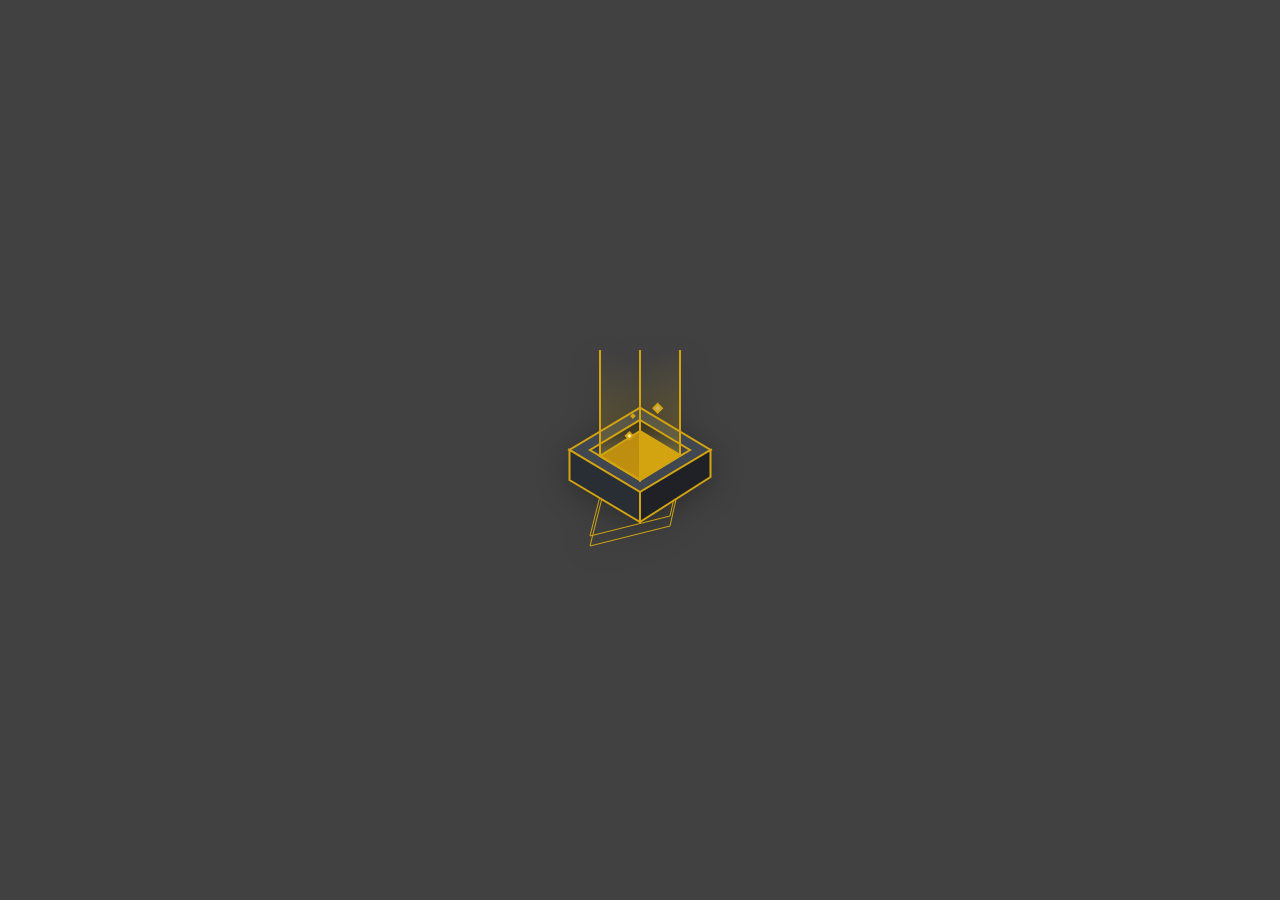
<file: index.html>
<!DOCTYPE html>
<html lang="en">
<head>
    <meta charset="UTF-8">
    <meta name="viewport" content="width=device-width, initial-scale=1.0">
    <title>3D Loader Animation</title>
    <style>
        * {
            margin: 0;
            padding: 0;
            box-sizing: border-box;
        }
        
        body {
            display: flex;
            justify-content: center;
            align-items: center;
            min-height: 100vh;
            background-color: #414141;
        }
        
        .loader-container {
            display: flex;
            justify-content: center;
            align-items: center;
            height: 100vh;
            width: 100%;
        }
        
        @keyframes bounce {
            0%, 100% {
                transform: translateY(36px);
            }
            50% {
                transform: translateY(46px);
            }
        }
        
        @keyframes bounce2 {
            0%, 100% {
                transform: translateY(46px);
            }
            50% {
                transform: translateY(56px);
            }
        }

        @keyframes umbral {
            0% {
                stop-color: #d3a5102e;
            }
            50% {
                stop-color: rgba(211, 165, 16, 0.519);
            }
            100% {
                stop-color: #d3a5102e;
            }
        }
        
        @keyframes particles {
            0%, 100% {
                transform: translateY(16px);
            }
            50% {
                transform: translateY(6px);
            }
        }
        
        .bounce {
            animation: bounce 4s ease-in-out infinite;
            transform: translateY(36px);
        }
        
        .bounce2 {
            animation: bounce2 4s ease-in-out infinite;
            transform: translateY(46px);
            animation-delay: 0.5s;
        }
        
        .animated-stop {
            animation: umbral 4s infinite;
        }
        
        .particles {
            animation: particles 4s ease-in-out infinite;
        }
        
        svg {
            filter: drop-shadow(0 5px 15px rgba(0, 0, 0, 0.3));
        }
    </style>
</head>
<body>
    <div class="loader-container">
        <svg xmlns="http://www.w3.org/2000/svg" height="200" width="200" viewBox="0 0 200 200">
            <g>
                <!-- Outer glow effect -->
                <polygon
                    transform="rotate(45 100 100)"
                    stroke-width="1"
                    stroke="#d3a410"
                    fill="none"
                    points="70,70 148,50 130,130 50,150"
                    class="bounce"
                ></polygon>
                <polygon
                    transform="rotate(45 100 100)"
                    stroke-width="1"
                    stroke="#d3a410"
                    fill="none"
                    points="70,70 148,50 130,130 50,150"
                    class="bounce2"
                ></polygon>
                
                <!-- Base shape -->
                <polygon
                    transform="rotate(45 100 100)"
                    stroke-width="2"
                    stroke="#d3a410"
                    fill="#414750"
                    points="70,70 150,50 130,130 50,150"
                ></polygon>
                
                <!-- Main diamond -->
                <polygon
                    stroke-width="2"
                    stroke="#d3a410"
                    fill="url(#gradiente)"
                    points="100,70 150,100 100,130 50,100"
                ></polygon>
                
                <defs>
                    <linearGradient y2="100%" x2="10%" y1="0%" x1="0%" id="gradiente">
                        <stop style="stop-color: #1e2026;stop-opacity:1" offset="20%"></stop>
                        <stop style="stop-color:#414750;stop-opacity:1" offset="60%"></stop>
                    </linearGradient>
                </defs>
                
                <!-- Side panels -->
                <polygon
                    transform="translate(20, 31)"
                    stroke-width="2"
                    stroke="#d3a410"
                    fill="#b7870f"
                    points="80,50 80,75 80,99 40,75"
                ></polygon>
                <polygon
                    transform="translate(20, 31)"
                    stroke-width="2"
                    stroke="#d3a410"
                    fill="url(#gradiente2)"
                    points="40,-40 80,-40 80,99 40,75"
                ></polygon>
                
                <defs>
                    <linearGradient y2="100%" x2="0%" y1="-17%" x1="10%" id="gradiente2">
                        <stop style="stop-color: #d3a51000;stop-opacity:1" offset="20%"></stop>
                        <stop
                            style="stop-color:#d3a51054;stop-opacity:1"
                            offset="100%"
                            class="animated-stop"
                        ></stop>
                    </linearGradient>
                </defs>
                
                <!-- Opposite side panel -->
                <polygon
                    transform="rotate(180 100 100) translate(20, 20)"
                    stroke-width="2"
                    stroke="#d3a410"
                    fill="#d3a410"
                    points="80,50 80,75 80,99 40,75"
                ></polygon>
                <polygon
                    transform="rotate(0 100 100) translate(60, 20)"
                    stroke-width="2"
                    stroke="#d3a410"
                    fill="url(#gradiente3)"
                    points="40,-40 80,-40 80,85 40,110.2"
                ></polygon>
                
                <defs>
                    <linearGradient y2="100%" x2="10%" y1="0%" x1="0%" id="gradiente3">
                        <stop style="stop-color: #d3a51000;stop-opacity:1" offset="20%"></stop>
                        <stop
                            style="stop-color:#d3a51054;stop-opacity:1"
                            offset="100%"
                            class="animated-stop"
                        ></stop>
                    </linearGradient>
                </defs>
                
                <!-- Floating particles -->
                <polygon
                    transform="rotate(45 100 100) translate(80, 95)"
                    stroke-width="2"
                    stroke="#d3a410"
                    fill="#ffe4a1"
                    points="5,0 5,5 0,5 0,0"
                    class="particles"
                ></polygon>
                <polygon
                    transform="rotate(45 100 100) translate(80, 55)"
                    stroke-width="2"
                    stroke="#d3a410"
                    fill="#ccb069"
                    points="6,0 6,6 0,6 0,0"
                    class="particles"
                ></polygon>
                <polygon
                    transform="rotate(45 100 100) translate(70, 80)"
                    stroke-width="2"
                    stroke="#d3a410"
                    fill="#fff"
                    points="2,0 2,2 0,2 0,0"
                    class="particles"
                ></polygon>
                
                <!-- Bottom panels -->
                <polygon
                    stroke-width="2"
                    stroke="#d3a410"
                    fill="#292d34"
                    points="29.5,99.8 100,142 100,172 29.5,130"
                ></polygon>
                <polygon
                    transform="translate(50, 92)"
                    stroke-width="2"
                    stroke="#d3a410"
                    fill="#1f2127"
                    points="50,50 120.5,8 120.5,35 50,80"
                ></polygon>
            </g>
        </svg>
    </div>
</body>
<script>
    window.onload = () => {
        setTimeout(() => {
           window.location.href = ".\public\index.html";
        }, 8000);
    };
</script>
</html>
</file>
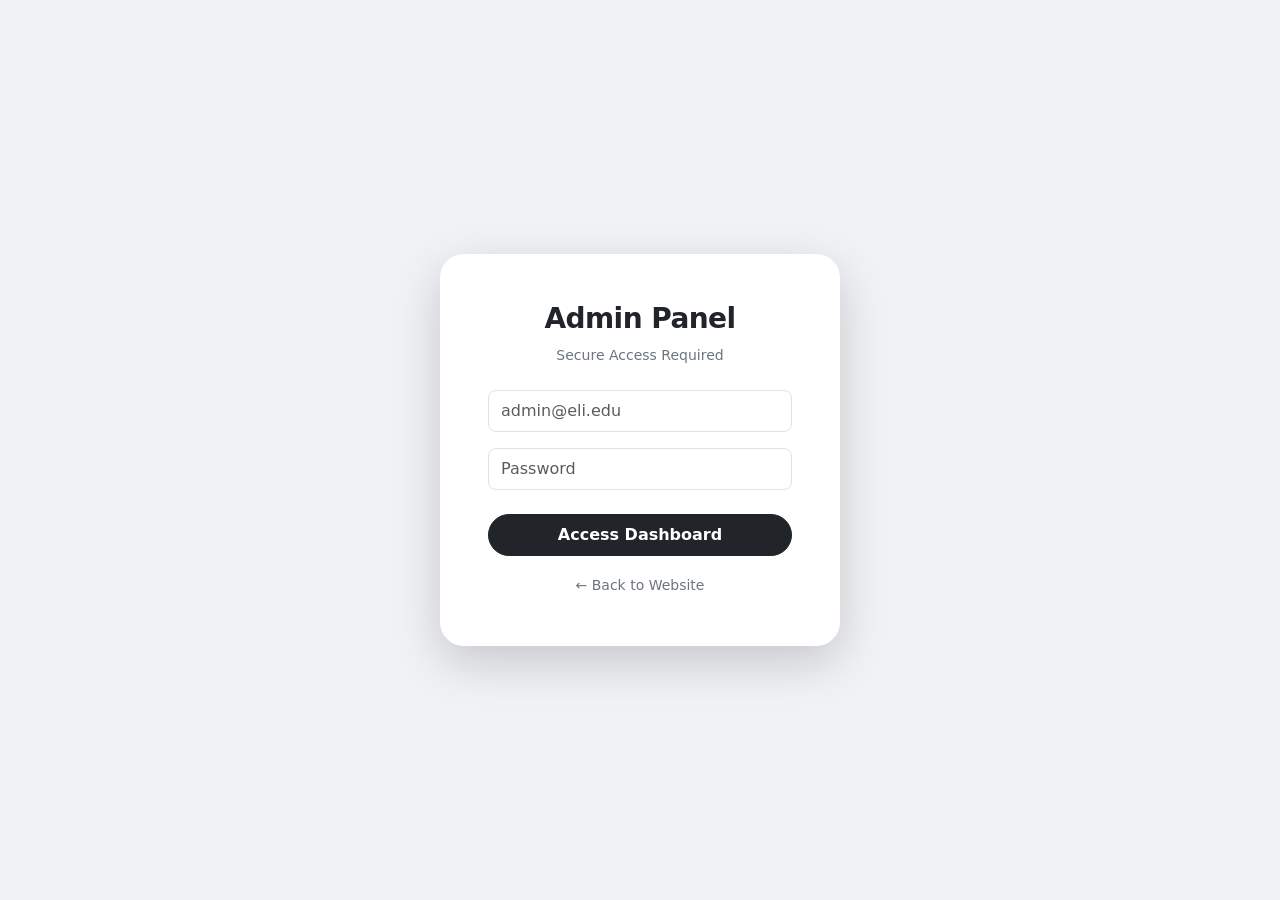
<file: admin/index.html>
<!DOCTYPE html>
<html lang="en">

<head>
    <meta charset="UTF-8">
    <meta name="viewport" content="width=device-width, initial-scale=1.0">
    <title>Admin Login - European Learning Institute</title>
    <link href="https://cdn.jsdelivr.net/npm/bootstrap@5.3.2/dist/css/bootstrap.min.css" rel="stylesheet">
    <link rel="stylesheet" href="../public/assets/css/main.css">
    <style>
        body {
            background-color: #f0f2f5;
            display: flex;
            align-items: center;
            justify-content: center;
            min-height: 100vh;
        }
    </style>
</head>

<body>

    <div class="card-modern bg-white shadow-lg border-0 p-5" style="width: 100%; max-width: 400px;">
        <div class="text-center mb-4">
            <h1 class="fw-bold fs-3 text-dark">Admin Panel</h1>
            <p class="text-secondary small">Secure Access Required</p>
        </div>

        <form>
            <div class="mb-3">
                <input type="email" class="form-control rounded-3 py-2" placeholder="admin@eli.edu" required>
            </div>
            <div class="mb-4">
                <input type="password" class="form-control rounded-3 py-2" placeholder="Password" required>
            </div>
            <button type="submit" class="btn btn-dark w-100 rounded-pill py-2 fw-bold"
                onclick="event.preventDefault(); window.location.href='dashboard.html'">Access Dashboard</button>
        </form>
        <div class="text-center mt-3">
            <a href="../public/index.html" class="text-secondary small text-decoration-none">&larr; Back to Website</a>
        </div>
    </div>

</body>

</html>
</file>
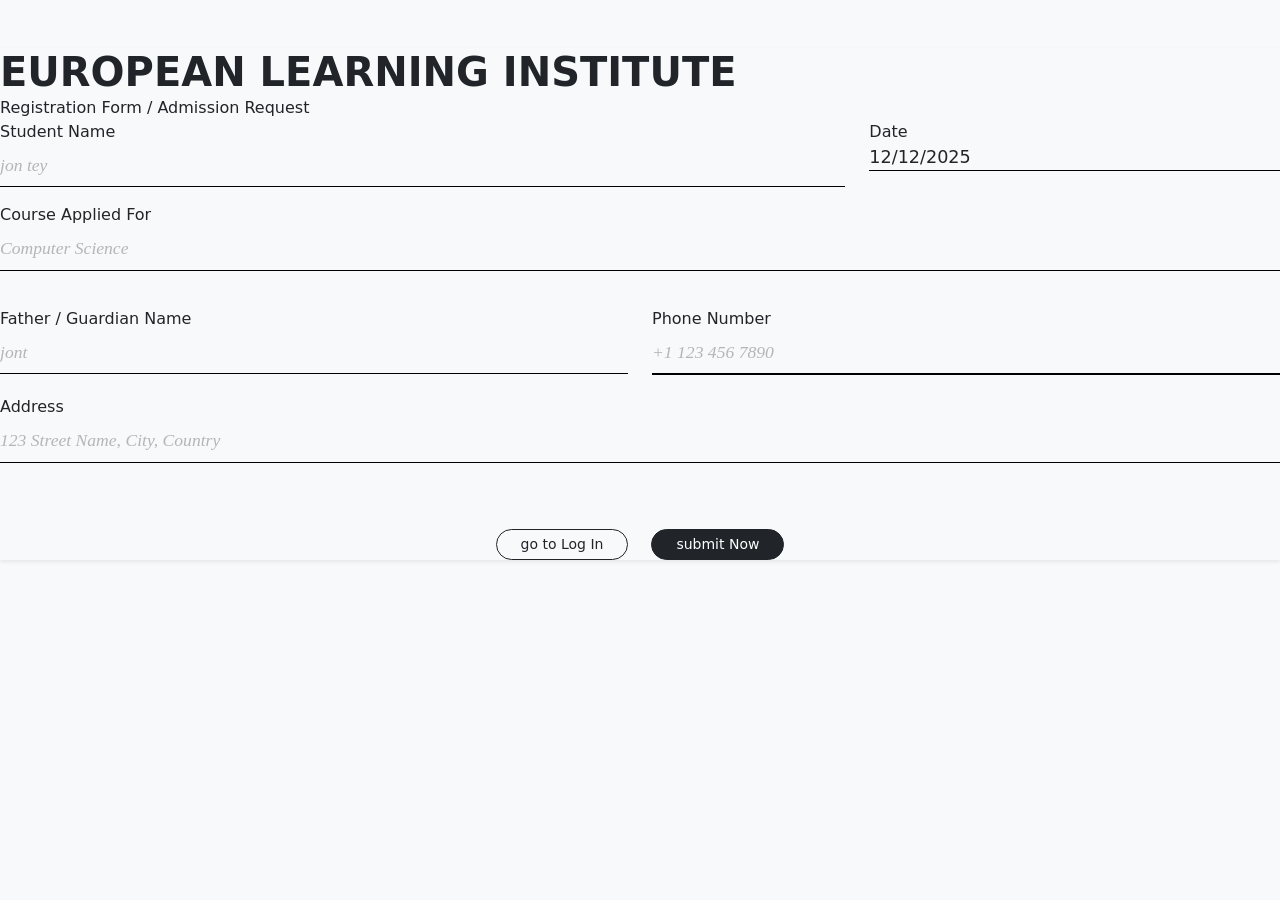
<file: form.html>
<!DOCTYPE html>
<html lang="en">

<head>
    <meta charset="UTF-8">
    <meta name="viewport" content="width=device-width, initial-scale=1.0">
    <title>Registration Form - Request</title>
    <link href="https://cdn.jsdelivr.net/npm/bootstrap@5.3.2/dist/css/bootstrap.min.css" rel="stylesheet">
    <style>
      .field-value {
            border-bottom: 1px solid #000;
            min-height: 24px;
            margin-bottom: 20px;
            font-size: 1.1rem;
        }

        input[type="text"],
        input[type="number"],
        input[type="address"] {
            width: 100%;
            border: none;
            border-bottom: 1px solid #000;
            padding: 8px 0;
            font-size: 1.1rem;
            font-family: serif;
            background: transparent;
            outline: none;
            transition: border-color 0.3s ease, box-shadow 0.3s ease;
        }

        input[type="text"]:focus,
        input[type="number"]:focus,
        input[type="address"]:focus {
            border-bottom: 2px solid #000;
            box-shadow: 0 2px 0 0 rgba(0, 0, 0, 0.1);
        }

        input::placeholder {
            color: #999;
            font-style: italic;
            opacity: 0.7;
        }

        #button {
            margin-top: 30px;
            display: flex;
            align-items: center;
            justify-content: center;
            gap: 15px;
        }

        .btn {
            transition: all 0.3s ease;
        }

        .btn:hover {
            transform: translateY(-2px);
            box-shadow: 0 4px 8px rgba(0, 0, 0, 0.15);
        }

        .btn:active {
            transform: translateY(0);
        }

        .form-container {
            animation: fadeInUp 0.6s ease;
        }

        @keyframes fadeInUp {
            from {
                opacity: 0;
                transform: translateY(20px);
            }
            to {
                opacity: 1;
                transform: translateY(0);
            }
        }

        .mb-3 {
            animation: slideIn 0.5s ease;
            animation-fill-mode: both;
        }

        .mb-3:nth-child(1) { animation-delay: 0.1s; }
        .mb-3:nth-child(2) { animation-delay: 0.2s; }
        .mb-3:nth-child(3) { animation-delay: 0.3s; }
        .mb-3:nth-child(4) { animation-delay: 0.4s; }

        @keyframes slideIn {
            from {
                opacity: 0;
                transform: translateX(-10px);
            }
            to {
                opacity: 1;
                transform: translateX(0);
            }
        }
    </style>
</head>

<body class="bg-light py-5">

    <div class="form-container shadow-sm">

        <div class="header">
            <h1 class="fw-bold mb-0">EUROPEAN LEARNING INSTITUTE</h1>
            <p class="mb-0">Registration Form / Admission Request</p>
        </div>

        <div class="row">
            <div class="col-8">
                <div class="mb-3">
                    <div class="field-label">Student Name</div>
                    <input type="text" name="studentName" id="studentName" placeholder="jon tey">
                </div>
            </div>
            <div class="col-4">
                <div class="mb-3">
                    <div class="field-label">Date</div>
                    <div class="field-value">12/12/2025</div>
                </div>
            </div>

            <div class="col-12">
                <div class="mb-3">
                    <div class="field-label">Course Applied For</div>
                    <input class="field-value" type="text" name="courseApplied" id="courseApplied" placeholder="Computer Science">
                </div>
            </div>

            <div class="col-6">
                <div class="mb-3">
                    <div class="field-label">Father / Guardian Name</div>
                  <input type="text" name="FatherName" id="FatherName" placeholder="jont">
                </div>
            </div>
            <div class="col-6">
                <div class="mb-3">
                    <div class="field-label">Phone Number</div>
                    <div class="field-value"><input type="number"  placeholder="+1 123 456 7890"></div>
                </div>
            </div>

            <div class="col-12">
                <div class="mb-3">
                    <div class="field-label">Address</div>
                    <input type="address" class="field-value" placeholder="123 Street Name, City, Country">
                </div>
            </div>
        </div>
        <div id="button">
                   <button type="button" onclick="window.location.href='login.html'" class="btn btn-sm btn-outline-dark rounded-pill px-4 me-2">go to Log In</button> 
                   <button type="button" onclick="window.location.href='idcard.html'"  class="btn btn-sm btn-dark rounded-pill px-4">submit Now</button> 
                </div>
    </div>
</body>

</html>
</file>
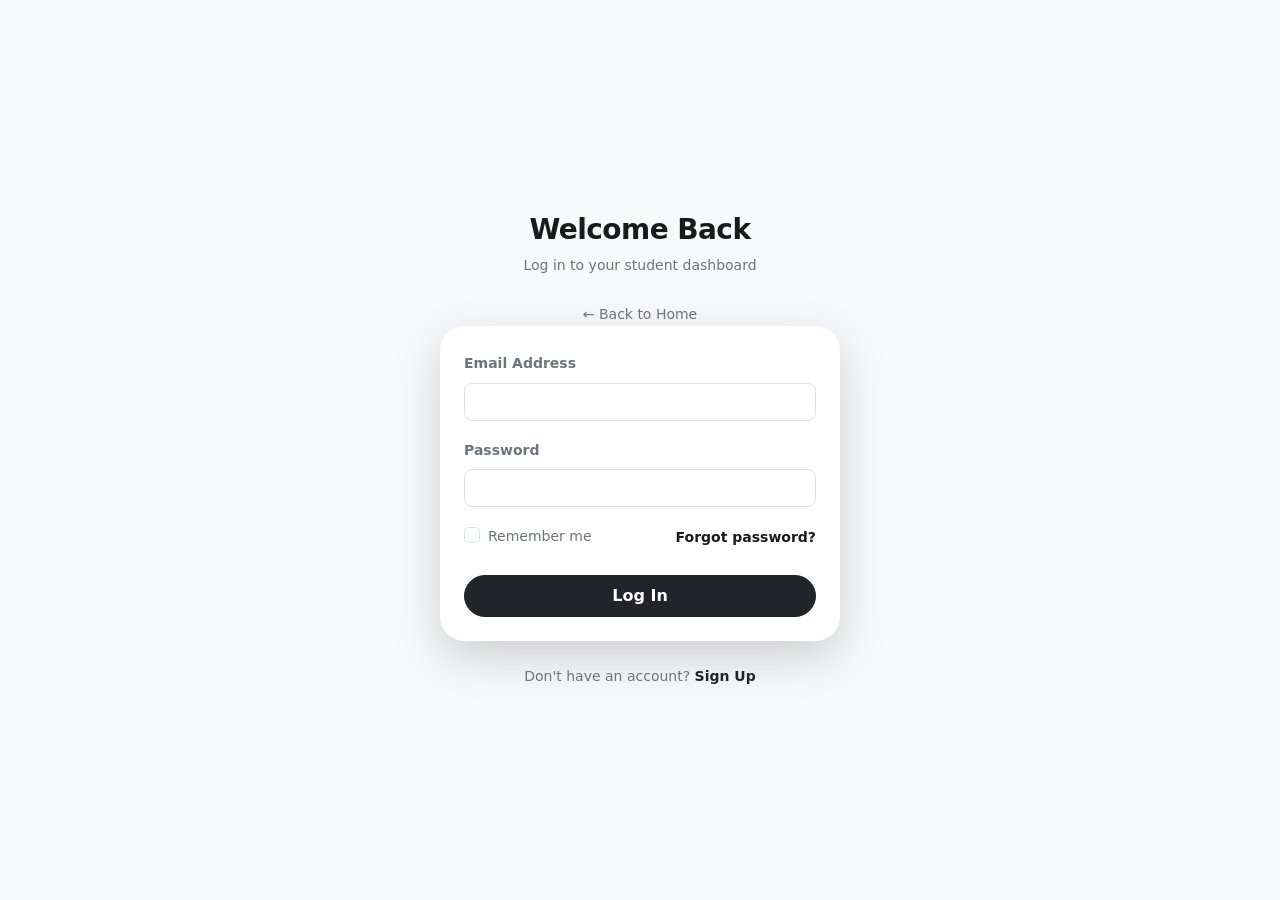
<file: login.html>
<!DOCTYPE html>
<html lang="en">

<head>
    <meta charset="UTF-8">
    <meta name="viewport" content="width=device-width, initial-scale=1.0">
    <title>Student Login - European Learning Institute</title>
    <link href="https://cdn.jsdelivr.net/npm/bootstrap@5.3.2/dist/css/bootstrap.min.css" rel="stylesheet">
    <link rel="stylesheet" href="../public/assets/css/main.css">
    <style>
        body {
            background-color: var(--bg-surface);
            display: flex;
            align-items: center;
            justify-content: center;
            min-height: 100vh;
        }

        .auth-card {
            width: 100%;
            max-width: 400px;
        }
    </style>
</head>

<body>

    <div class="auth-card">
        <div class="text-center mb-4">
            <h1 class="fw-bold fs-3">Welcome Back</h1>
            <p class="text-secondary small">Log in to your student dashboard</p>
        </div>
<div class="text-center mt-3">
            <a href="./public/index.html" class="text-secondary small text-decoration-none">&larr; Back to Home</a>
        </div>
        <nav></nav>
        <div class="card-modern bg-white shadow-lg border-0 p-4">
            <form id="loginForm" onsubmit="  ">
                <div class="mb-3">
                    <label class="form-label small fw-bold text-secondary">Email Address</label>
                    <input type="email" class="form-control rounded-3" id="email" required>
                </div>
                <div class="mb-3">
                    <label class="form-label small fw-bold text-secondary">Password</label>
                    <input type="password" class="form-control rounded-3" id="password" required>
                </div>
                <div class="d-flex justify-content-between align-items-center mb-4">
                    <div class="form-check">
                        <input class="form-check-input" type="checkbox" id="remember">
                        <label class="form-check-label small text-secondary" for="remember">Remember me</label>
                    </div>
                    <a href="#" class="text-decoration-none small fw-semibold">Forgot password?</a>
                </div>
                <button type="button"  onclick="student/dashboard.html" class="btn btn-dark w-100 rounded-pill py-2 fw-bold">Log In</button>
            </form>
        </div>

        <div class="text-center mt-4 text-secondary small">
            Don't have an account? <a href="./form.html" class="fw-bold text-dark">Sign Up</a>
        </div>
    </div>

    <script src="https://cdn.jsdelivr.net/npm/bootstrap@5.3.2/dist/js/bootstrap.bundle.min.js"></script>
    <script>
        function onSub(e) {
            e.pervent
          
        }
       
    </script>
</body>

</html>
</file>
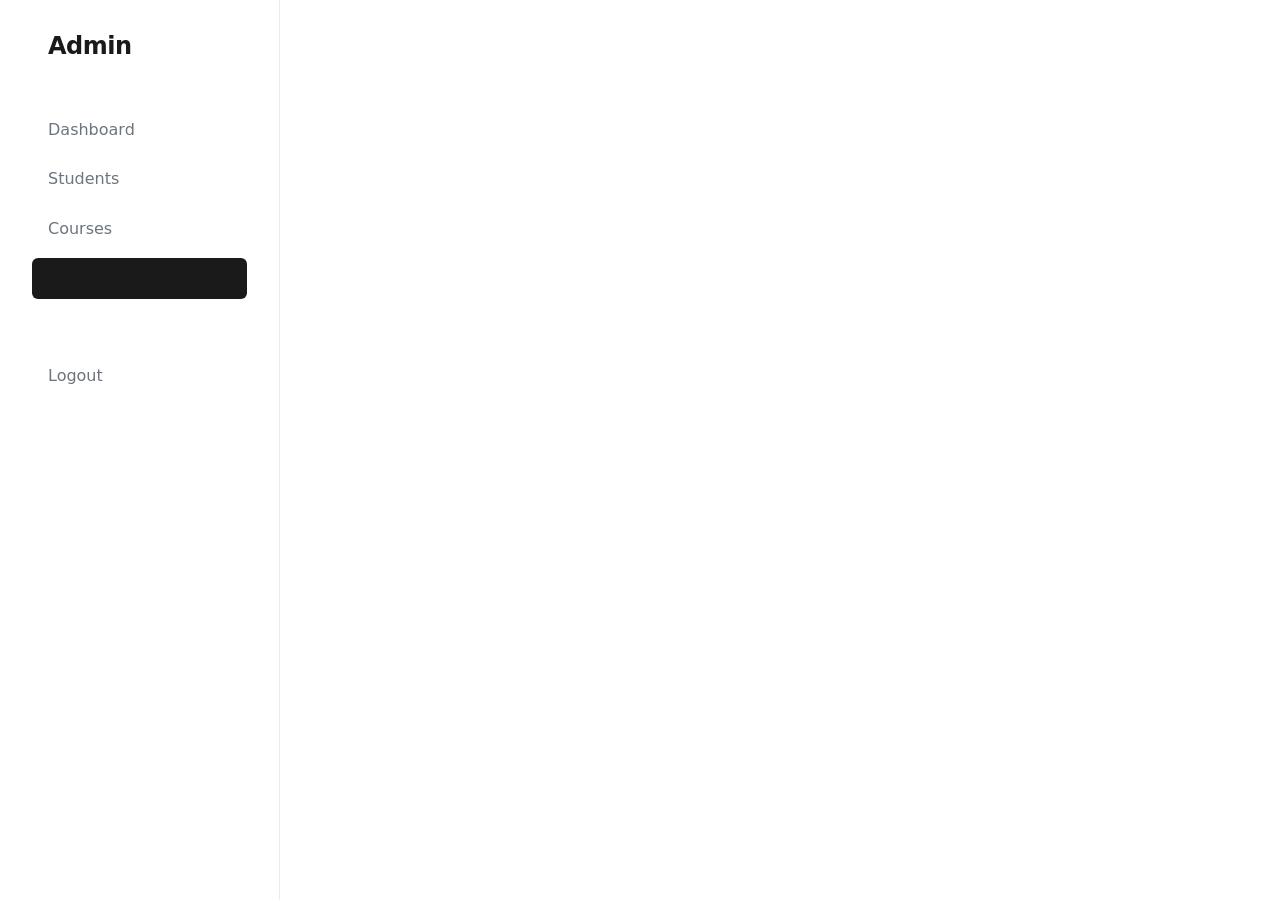
<file: admin/announcements.html>
<!DOCTYPE html>
<html lang="en">

<head>
    <meta charset="UTF-8">
    <meta name="viewport" content="width=device-width, initial-scale=1.0">
    <title>Manage Students - Admin Panel</title>
    <link href="https://cdn.jsdelivr.net/npm/bootstrap@5.3.2/dist/css/bootstrap.min.css" rel="stylesheet">
    <link rel="stylesheet" href="../public/assets/css/main.css">
    <style>
        .sidebar {
            width: 280px;
            background: white;
            min-height: 100vh;
            border-right: 1px solid var(--border-color);
            position: fixed;
            top: 0;
            left: 0;
            padding: 2rem;
        }

        .main-content {
            margin-left: 280px;
            padding: 2rem;
        }

        @media (max-width: 992px) {
            .sidebar {
                display: none;
            }

            .main-content {
                margin-left: 0;
            }
        }

        .nav-pills .nav-link.active {
            background-color: var(--text-primary);
        }

        .nav-pills .nav-link {
            color: var(--text-secondary);
            margin-bottom: 0.5rem;
            font-weight: 500;
        }

        .nav-pills .nav-link:hover {
            color: var(--text-primary);
            background-color: var(--bg-surface);
        }
    </style>
</head>

<body class="bg-surface">

    <!-- Sidebar -->
    <div class="sidebar d-none d-lg-block">
        <h4 class="fw-bold mb-5 px-3"> Admin</h4>
        <div class="nav flex-column nav-pills">
            <a class="nav-link" href="dashboard.html">Dashboard</a>
            <a class="nav-link " href="students.html"> Students</a>
            <a class="nav-link" href="courses.html"> Courses</a>
            <a class="nav-link active" href="announcements.html"> Announcements</a>
            <a class="nav-link mt-5 text-danger" href="index.html"> Logout</a>
        </div>
    </div>

    <!-- Main Content -->
    <div class="main-content">

    </div>

    <script src="https://cdn.jsdelivr.net/npm/bootstrap@5.3.2/dist/js/bootstrap.bundle.min.js"></script>
</body>

</html>
</file>
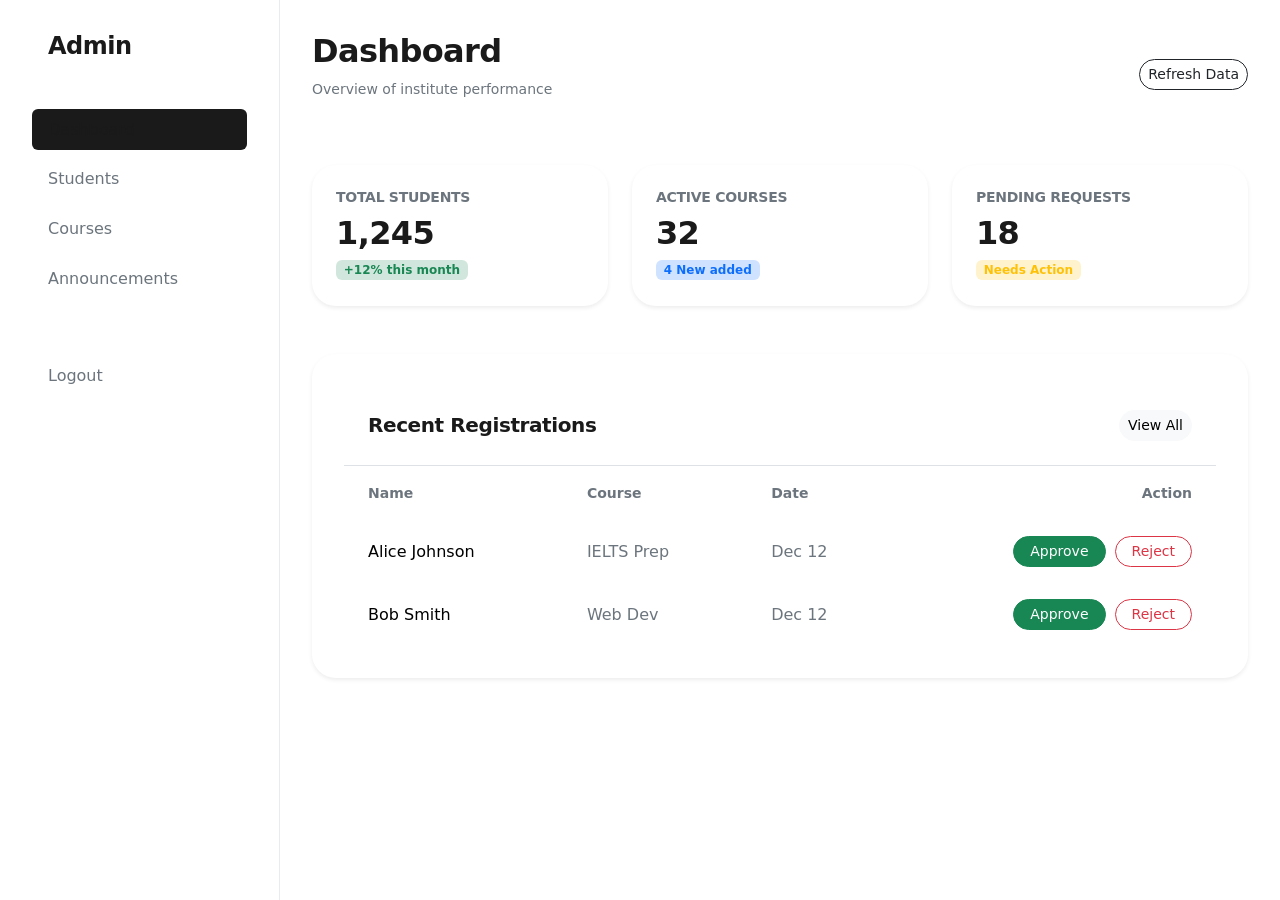
<file: admin/dashboard.html>
<!DOCTYPE html>
<html lang="en">

<head>
    <meta charset="UTF-8">
    <meta name="viewport" content="width=device-width, initial-scale=1.0">
    <title>Admin Dashboard - ELI</title>
    <link href="https://cdn.jsdelivr.net/npm/bootstrap@5.3.2/dist/css/bootstrap.min.css" rel="stylesheet">
    <link rel="stylesheet" href="../public/assets/css/main.css">
    <style>
        .sidebar {
            width: 280px;
            background: white;
            min-height: 100vh;
            border-right: 1px solid var(--border-color);
            position: fixed;
            top: 0;
            left: 0;
            padding: 2rem;
        }

        .main-content {
            margin-left: 280px;
            padding: 2rem;
        }

        @media (max-width: 992px) {
            .sidebar {
                display: none;
            }

            .main-content {
                margin-left: 0;
            }
        }

        .nav-pills .nav-link.active {
            background-color: var(--text-primary);
        }

        .nav-pills .nav-link {
            color: var(--text-secondary);
            margin-bottom: 0.5rem;
            font-weight: 500;
        }

        .nav-pills .nav-link:hover {
            color: var(--text-primary);
            background-color: var(--bg-surface);
        }
    </style>
</head>

<body class="bg-surface">

    <!-- Sidebar -->
    <div class="sidebar d-none d-lg-block">
        <h4 class="fw-bold mb-5 px-3"> Admin</h4>
        <div class="nav flex-column nav-pills">
            <a class="nav-link active" href="dashboard.html"> Dashboard</a>
            <a class="nav-link" href="students.html">Students</a>
            <a class="nav-link" href="courses.html">Courses</a>
            <a class="nav-link" href="announcements.html"> Announcements</a>
            <a class="nav-link mt-5 text-danger" href="index.html"> Logout</a>
        </div>
    </div>

    <!-- Main Content -->
    <div class="main-content">

        <!-- Header -->
        <div class="d-flex justify-content-between align-items-center mb-5">
            <div>
                <h2 class="fw-bold">Dashboard</h2>
                <p class="text-secondary small">Overview of institute performance</p>
            </div>
            <div class="d-flex gap-3">
                <button class="btn btn-outline-dark rounded-pill btn-sm">Refresh Data</button>
            </div>
        </div>

        <!-- Stats Cards -->
        <div class="row g-4 mb-5">
            <div class="col-md-4">
                <div class="card-modern bg-white border-0 shadow-sm p-4">
                    <h6 class="text-secondary text-uppercase small fw-bold">Total Students</h6>
                    <h2 class="fw-bold mb-0 mt-2">1,245</h2>
                    <span class="badge bg-success-subtle text-success mt-2">+12% this month</span>
                </div>
            </div>
            <div class="col-md-4">
                <div class="card-modern bg-white border-0 shadow-sm p-4">
                    <h6 class="text-secondary text-uppercase small fw-bold">Active Courses</h6>
                    <h2 class="fw-bold mb-0 mt-2">32</h2>
                    <span class="badge bg-primary-subtle text-primary mt-2">4 New added</span>
                </div>
            </div>
            <div class="col-md-4">
                <div class="card-modern bg-white border-0 shadow-sm p-4">
                    <h6 class="text-secondary text-uppercase small fw-bold">Pending Requests</h6>
                    <h2 class="fw-bold mb-0 mt-2">18</h2>
                    <span class="badge bg-warning-subtle text-warning mt-2">Needs Action</span>
                </div>
            </div>
        </div>

        <!-- Recent Registrations -->
        <div class="card-modern bg-white border-0 shadow-sm overflow-hidden">
            <div class="p-4 border-bottom d-flex justify-content-between align-items-center">
                <h5 class="fw-bold mb-0">Recent Registrations</h5>
                <a href="students.html" class="btn btn-sm btn-light rounded-pill">View All</a>
            </div>
            <div class="table-responsive">
                <table class="table table-hover mb-0 align-middle">
                    <thead class="bg-light">
                        <tr>
                            <th class="border-0 px-4 py-3 text-secondary small">Name</th>
                            <th class="border-0 px-4 py-3 text-secondary small">Course</th>
                            <th class="border-0 px-4 py-3 text-secondary small">Date</th>
                            <th class="border-0 px-4 py-3 text-secondary small text-end">Action</th>
                        </tr>
                    </thead>
                    <tbody>
                        <tr>
                            <td class="border-0 px-4 py-3 fw-medium">Alice Johnson</td>
                            <td class="border-0 px-4 py-3 text-secondary">IELTS Prep</td>
                            <td class="border-0 px-4 py-3 text-secondary">Dec 12</td>
                            <td class="border-0 px-4 py-3 text-end">
                                <button class="btn btn-sm btn-success rounded-pill px-3 me-1">Approve</button>
                                <button class="btn btn-sm btn-outline-danger rounded-pill px-3">Reject</button>
                            </td>
                        </tr>
                        <tr>
                            <td class="border-0 px-4 py-3 fw-medium">Bob Smith</td>
                            <td class="border-0 px-4 py-3 text-secondary">Web Dev</td>
                            <td class="border-0 px-4 py-3 text-secondary">Dec 12</td>
                            <td class="border-0 px-4 py-3 text-end">
                                <button class="btn btn-sm btn-success rounded-pill px-3 me-1">Approve</button>
                                <button class="btn btn-sm btn-outline-danger rounded-pill px-3">Reject</button>
                            </td>
                        </tr>
                    </tbody>
                </table>
            </div>
        </div>

    </div>

    <script src="https://cdn.jsdelivr.net/npm/bootstrap@5.3.2/dist/js/bootstrap.bundle.min.js"></script>
</body>

</html>
</file>
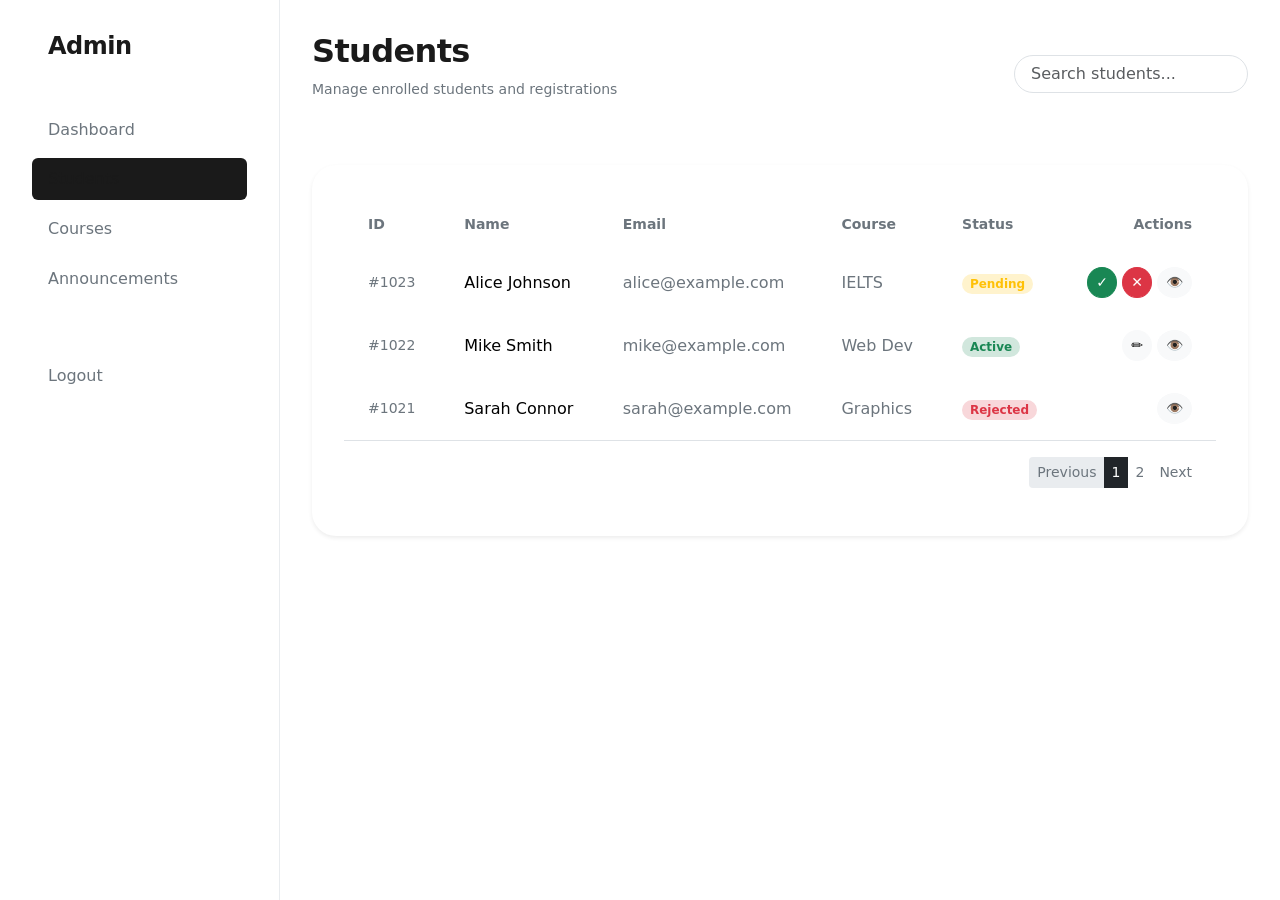
<file: admin/students.html>
<!DOCTYPE html>
<html lang="en">

<head>
    <meta charset="UTF-8">
    <meta name="viewport" content="width=device-width, initial-scale=1.0">
    <title>Manage Students - Admin Panel</title>
    <link href="https://cdn.jsdelivr.net/npm/bootstrap@5.3.2/dist/css/bootstrap.min.css" rel="stylesheet">
    <link rel="stylesheet" href="../public/assets/css/main.css">
    <style>
        .sidebar {
            width: 280px;
            background: white;
            min-height: 100vh;
            border-right: 1px solid var(--border-color);
            position: fixed;
            top: 0;
            left: 0;
            padding: 2rem;
        }

        .main-content {
            margin-left: 280px;
            padding: 2rem;
        }

        @media (max-width: 992px) {
            .sidebar {
                display: none;
            }

            .main-content {
                margin-left: 0;
            }
        }

        .nav-pills .nav-link.active {
            background-color: var(--text-primary);
        }

        .nav-pills .nav-link {
            color: var(--text-secondary);
            margin-bottom: 0.5rem;
            font-weight: 500;
        }

        .nav-pills .nav-link:hover {
            color: var(--text-primary);
            background-color: var(--bg-surface);
        }
    </style>
</head>

<body class="bg-surface">

    <!-- Sidebar -->
    <div class="sidebar d-none d-lg-block">
        <h4 class="fw-bold mb-5 px-3"> Admin</h4>
        <div class="nav flex-column nav-pills">
            <a class="nav-link" href="dashboard.html">Dashboard</a>
            <a class="nav-link active" href="students.html"> Students</a>
            <a class="nav-link" href="courses.html"> Courses</a>
            <a class="nav-link" href="announcements.html"> Announcements</a>
            <a class="nav-link mt-5 text-danger" href="index.html"> Logout</a>
        </div>
    </div>

    <!-- Main Content -->
    <div class="main-content">

        <div class="d-flex justify-content-between align-items-center mb-5">
            <div>
                <h2 class="fw-bold">Students</h2>
                <p class="text-secondary small">Manage enrolled students and registrations</p>
            </div>
            <div class="d-flex gap-2">
                <input type="text" class="form-control rounded-pill px-3" placeholder="Search students...">
            </div>
        </div>

        <div class="card-modern bg-white border-0 shadow-sm overflow-hidden">
            <div class="table-responsive">
                <table class="table table-hover mb-0 align-middle">
                    <thead class="bg-light">
                        <tr>
                            <th class="border-0 px-4 py-3 text-secondary small">ID</th>
                            <th class="border-0 px-4 py-3 text-secondary small">Name</th>
                            <th class="border-0 px-4 py-3 text-secondary small">Email</th>
                            <th class="border-0 px-4 py-3 text-secondary small">Course</th>
                            <th class="border-0 px-4 py-3 text-secondary small">Status</th>
                            <th class="border-0 px-4 py-3 text-secondary small text-end">Actions</th>
                        </tr>
                    </thead>
                    <tbody>
                        <!-- Row 1 -->
                        <tr>
                            <td class="border-0 px-4 py-3 text-secondary small">#1023</td>
                            <td class="border-0 px-4 py-3 fw-medium">Alice Johnson</td>
                            <td class="border-0 px-4 py-3 text-secondary">alice@example.com</td>
                            <td class="border-0 px-4 py-3 text-secondary">IELTS</td>
                            <td class="border-0 px-4 py-3"><span
                                    class="badge bg-warning-subtle text-warning rounded-pill">Pending</span></td>
                            <td class="border-0 px-4 py-3 text-end">
                                <button class="btn btn-sm btn-success rounded-circle" title="Approve">✓</button>
                                <button class="btn btn-sm btn-danger rounded-circle" title="Reject">✕</button>
                                <button class="btn btn-sm btn-light rounded-circle" title="View Details">👁️</button>
                            </td>
                        </tr>
                        <!-- Row 2 -->
                        <tr>
                            <td class="border-0 px-4 py-3 text-secondary small">#1022</td>
                            <td class="border-0 px-4 py-3 fw-medium">Mike Smith</td>
                            <td class="border-0 px-4 py-3 text-secondary">mike@example.com</td>
                            <td class="border-0 px-4 py-3 text-secondary">Web Dev</td>
                            <td class="border-0 px-4 py-3"><span
                                    class="badge bg-success-subtle text-success rounded-pill">Active</span></td>
                            <td class="border-0 px-4 py-3 text-end">
                                <button class="btn btn-sm btn-light rounded-circle" title="Edit">✏️</button>
                                <button class="btn btn-sm btn-light rounded-circle" title="View Details">👁️</button>
                            </td>
                        </tr>
                        <!-- Row 3 -->
                        <tr>
                            <td class="border-0 px-4 py-3 text-secondary small">#1021</td>
                            <td class="border-0 px-4 py-3 fw-medium">Sarah Connor</td>
                            <td class="border-0 px-4 py-3 text-secondary">sarah@example.com</td>
                            <td class="border-0 px-4 py-3 text-secondary">Graphics</td>
                            <td class="border-0 px-4 py-3"><span
                                    class="badge bg-danger-subtle text-danger rounded-pill">Rejected</span></td>
                            <td class="border-0 px-4 py-3 text-end">
                                <button class="btn btn-sm btn-light rounded-circle" title="View Details">👁️</button>
                            </td>
                        </tr>
                    </tbody>
                </table>
            </div>
            <!-- Pagination -->
            <div class="p-3 border-top d-flex justify-content-end">
                <nav>
                    <ul class="pagination pagination-sm mb-0">
                        <li class="page-item disabled"><a class="page-link border-0 text-secondary"
                                href="#">Previous</a></li>
                        <li class="page-item active"><a class="page-link border-0 bg-dark" href="#">1</a></li>
                        <li class="page-item"><a class="page-link border-0 text-secondary" href="#">2</a></li>
                        <li class="page-item"><a class="page-link border-0 text-secondary" href="#">Next</a></li>
                    </ul>
                </nav>
            </div>
        </div>

    </div>

    <script src="https://cdn.jsdelivr.net/npm/bootstrap@5.3.2/dist/js/bootstrap.bundle.min.js"></script>
</body>

</html>
</file>
<file: public/assets/css/main.css>
/* Main CSS - European Learning Institute */
/* Modern 2025 Aesthetic - Clean, Minimal, Soft Gradients */

:root {
    /* Color Palette */
    --bg-body: #ffffff;
    --bg-surface: #f8f9fa;
    --bg-surface-hover: #f1f3f5;
    
    --text-primary: #1a1a1a;
    --text-secondary: #6c757d;
    --text-muted: #adb5bd;

    --brand-primary: #007bff; /* Replace with specific brand color if needed */
    --brand-gradient: linear-gradient(135deg, #007bff 0%, #0056b3 100%);
    
    --border-color: #e9ecef;
    --border-radius-sm: 8px;
    --border-radius-md: 16px;
    --border-radius-lg: 24px;
    
    --shadow-sm: 0 2px 8px rgba(0,0,0,0.04);
    --shadow-md: 0 8px 24px rgba(0,0,0,0.08);
    
    --transition-base: all 0.3s cubic-bezier(0.25, 0.8, 0.25, 1);
}

body {
    font-family: 'Inter', system-ui, -apple-system, sans-serif;
    background-color: var(--bg-body);
    color: var(--text-primary);
    -webkit-font-smoothing: antialiased;
    line-height: 1.6;
}

h1, h2, h3, h4, h5, h6 {
    font-weight: 700;
    letter-spacing: -0.02em;
    color: var(--text-primary);
}

a {
    text-decoration: none;
    color: inherit;
    transition: var(--transition-base);
}

/* Utilities */
.rounded-xl { border-radius: var(--border-radius-md) !important; }
.rounded-2xl { border-radius: var(--border-radius-lg) !important; }

.shadow-soft { box-shadow: var(--shadow-sm); }
.shadow-hover { transition: var(--transition-base); }
.shadow-hover:hover { box-shadow: var(--shadow-md); transform: translateY(-2px); }

.text-gradient {
    background: var(--brand-gradient);
    -webkit-background-clip: text;
    -webkit-text-fill-color: transparent;
}

.btn-modern {
    background: var(--text-primary);
    color: white;
    padding: 0.75rem 1.5rem;
    border-radius: var(--border-radius-md);
    font-weight: 600;
    border: none;
    transition: var(--transition-base);
}

.btn-modern:hover {
    background: #000;
    transform: scale(1.02);
    box-shadow: var(--shadow-md);
}

.card-modern {
    background: var(--bg-body);
    border: 1px solid var(--border-color);
    border-radius: var(--border-radius-lg);
    padding: 2rem;
    transition: var(--transition-base);
}

/* Navbar */
.navbar {
    background: rgba(255, 255, 255, 0.8);
    backdrop-filter: blur(12px);
    border-bottom: 1px solid rgba(0,0,0,0.05);
}

.nav-link {
    font-weight: 500;
    color: var(--text-secondary) !important;
}

.nav-link:hover, .nav-link.active {
    color: var(--text-primary) !important;
}

/* Hero Section */
.hero-section {
    padding: 6rem 0;
    background: radial-gradient(circle at top right, #f8f9fa 0%, #ffffff 50%);
}
</file>
